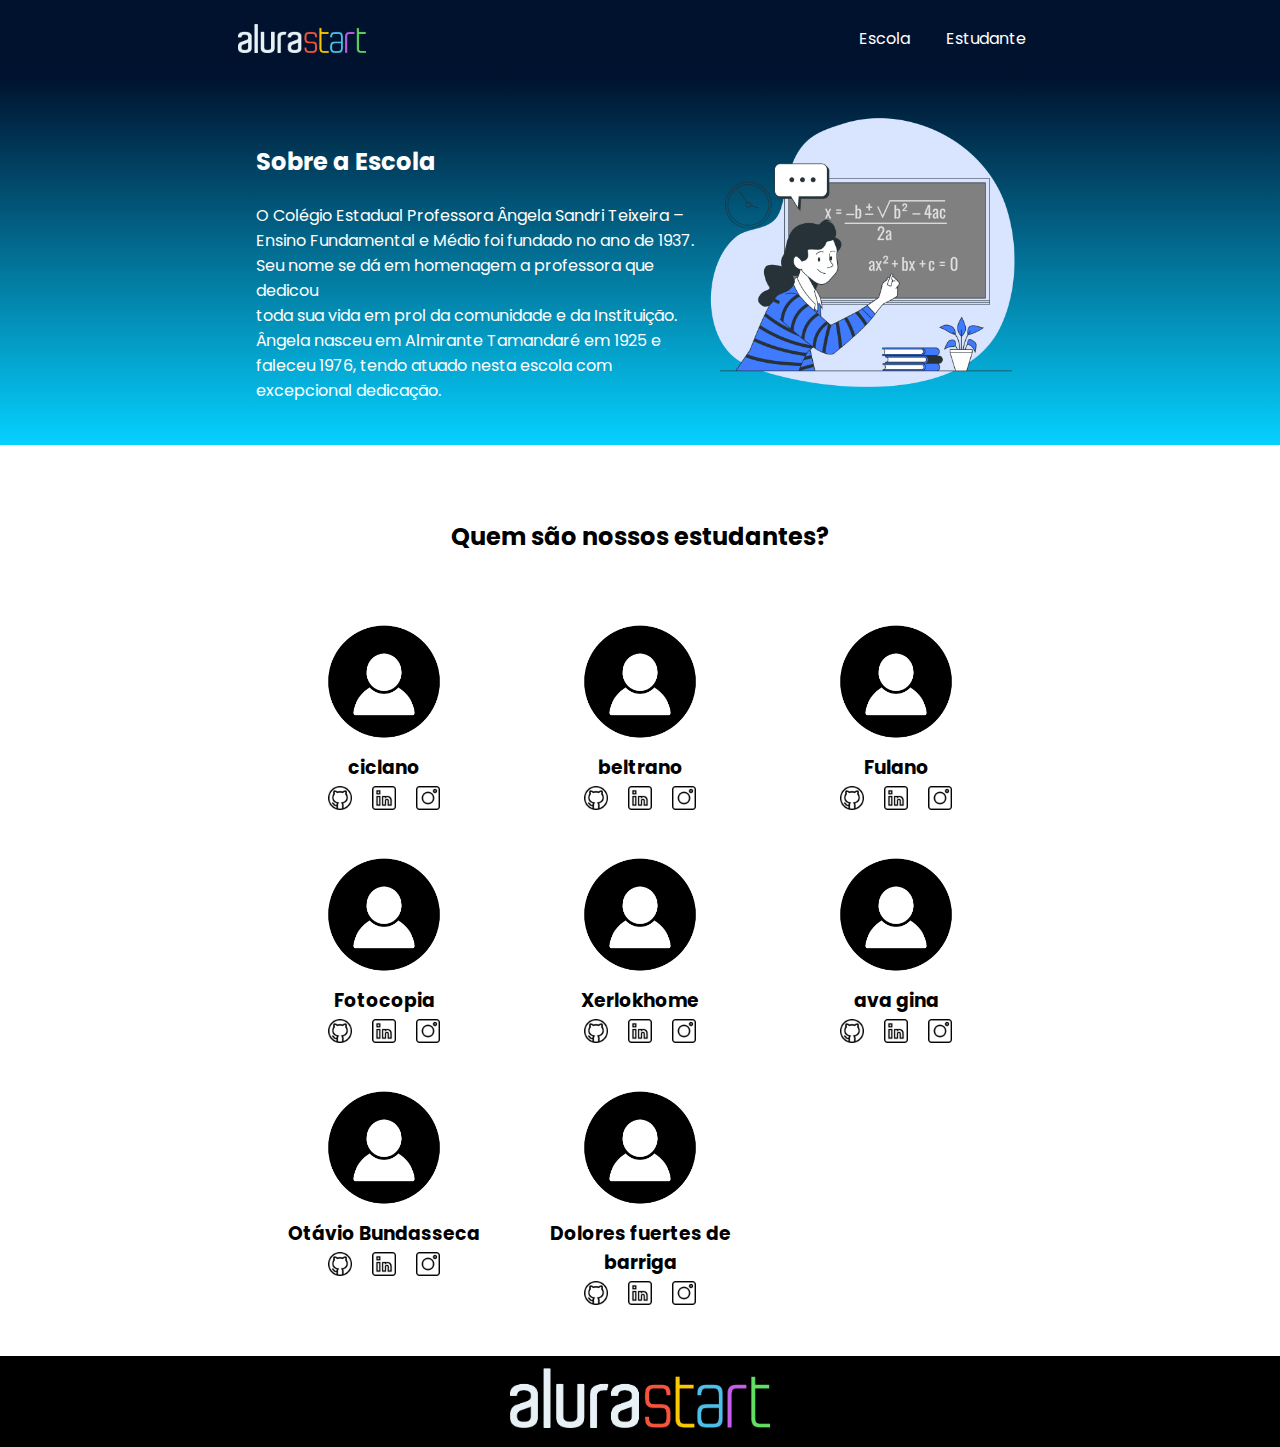
<file: index.html>
<!DOCTYPE html>
<html lang="en">
<head>
    <meta charset="UTF-8">
    <meta http-equiv="X-UA-Compatible" content="IE=edge">
    <meta name="viewport" content="width=device-width, initial-scale=1.0">
    <title>Equipe Alura Start</title>
    <link rel="stylesheet" href="style.css">
    <link rel="preconnect" href="https://fonts.googleapis.com">
    <link rel="preconnect" href="https://fonts.gstatic.com" crossorigin>
    <link href="https://fonts.googleapis.com/css2?family=Poppins&display=swap" rel="stylesheet">
</head>
<body>
    <header class="cabecalho">
        <img class="cabecalho-imagem" src="alurastart logo.png" alt="logo da alura start">
        <ul class="cabecalho-lista">
            <li class="cabecalho-lista-item">Escola</li>
            <li class="cabecalho-lista-item">Estudante</li>
        </ul>
    </header>
    <section class="escola">
        <div class="escola-div-conteudo">
            <h2 class="escola-titulo">Sobre a Escola</h2>
            <p class="escola-texto-um">O Colégio Estadual Professora Ângela Sandri Teixeira – Ensino Fundamental e Médio foi fundado no ano de 1937. Seu nome se dá em homenagem a professora que dedicou </p>
            <p class="escola-texto-dois"></p>toda sua vida em prol da comunidade e da Instituição. Ângela nasceu em Almirante Tamandaré em 1925 e faleceu 1976, tendo atuado nesta escola com excepcional dedicação.</p>
        </div>
        <img class="escola-imagem" src="Formula-bro.png" alt="imagem que representa uma professora em sala de aula">
    </section>
    <section class="estudante">
        <h2 class="estudante-titulo">Quem são nossos estudantes?</h2>
        <div class="estudante-todos">
        <span></span>
        <div class="estudante-div">
            <img class="estudante-imagem" src="serumaninho.png" alt="foto do ciclano">
            <h3 class="estudante-nome">ciclano</h3>
            <a href="https://github.com"><img class="estudante-icone" src="github.png" alt="icone github"></a>
            <a href="https://linkedin.com"><img class="estudante-icone" src="linkedin.png" alt="icone linkedin"></a>
            <a href="https://instagram.com"><img class="estudante-icone" src="instagram.png" alt="icone instagram"></a>
        </div>
        <div class="estudante-div">
            <img class="estudante-imagem" src="serumaninho.png" alt="foto do beltrano">
            <h3 class="estudante-nome">beltrano</h3>
            <a href="https://github.com"><img class="estudante-icone" src="github.png" alt="icone github"></a>
            <a href="https://www.linkedin.com"><img class="estudante-icone" src="linkedin.png" alt="icone linkedin"></a>
            <a href="https://www.instagram.com"><img class="estudante-icone" src="instagram.png" alt="icone instagram"></a>
        </div>
        <div class="estudante-div">
            <img class="estudante-imagem" src="serumaninho.png" alt="foto do fulano">
            <h3 class="estudante-nome">Fulano</h3>
            <a href="https://github.com"><img class="estudante-icone" src="github.png" alt="icone github"></a>
            <a href="https://www.linkedin.com"><img class="estudante-icone" src="linkedin.png" alt="icone linkedin"></a>
            <a href="https://www.instagram.com"><img class="estudante-icone" src="instagram.png" alt="icone instagram"></a>
        </div>
        <span></span>
        <span></span>
        <div class="estudante-div">
            <img class="estudante-imagem" src="serumaninho.png" alt="foto do fotocopia">
            <h3 class="estudante-nome">Fotocopia</h3>
            <a href="https://github.com"><img class="estudante-icone" src="github.png" alt="icone github"></a>
            <a href="https://www.linkedin.com"><img class="estudante-icone" src="linkedin.png" alt="icone linkedin"></a>
            <a href="https://www.instagram.com"><img class="estudante-icone" src="instagram.png" alt="icone instagram"></a>
        </div>
        <div class="estudante-div">
            <img class="estudante-imagem" src="serumaninho.png" alt="foto do xerlokhome">
            <h3 class="estudante-nome">Xerlokhome</h3>
            <a href="https://github.com"><img class="estudante-icone" src="github.png" alt="icone github"></a>
            <a href="https://www.linkedin.com"><img class="estudante-icone" src="linkedin.png" alt="icone linkedin"></a>
            <a href="https://www.instagram.com"><img class="estudante-icone" src="instagram.png" alt="icone instagram"></a>
        </div>
        <div class="estudante-div">
            <img class="estudante-imagem" src="serumaninho.png" alt="foto da Ava Gina">
            <h3 class="estudante-nome">ava gina</h3>
            <img class="estudante-icone" src="github.png" alt="icone github">
            <a href="https://www.linkedin.com"><img class="estudante-icone" src="linkedin.png" alt="icone linkedin"></a>
            <a href="https://github.com"><img class="estudante-icone" src="instagram.png" alt="icone instagram"></a>
        </div>
        <span></span>
        <span></span>
        <div class="estudante-div">
            <img class="estudante-imagem" src="serumaninho.png" alt="foto do Otávio Bundasseca">
            <h3 class="estudante-nome">Otávio Bundasseca</h3>
            <a href="https://github.com"><img class="estudante-icone" src="github.png" alt="icone github"></a>
            <a href="http://linkedin.com"><img class="estudante-icone" src="linkedin.png" alt="icone linkedin"></a>
            <a href="https://www.instagram.com"><img class="estudante-icone" src="instagram.png" alt="icone instagram"></a>
        </div>
        <div class="estudante-div">
            <img class="estudante-imagem" src="serumaninho.png" alt="foto da Dolores Fuertes de Barriga">
            <h3 class="estudante-nome">Dolores fuertes de barriga</h3>
            <a href="https://github.com"><img class="estudante-icone" src="github.png" alt="icone github"></a>
            <a href="https://www.linkedin.com"><img class="estudante-icone" src="linkedin.png" alt="icone linkedin"></a>
            <a href="https://www.instagram.com"><img class="estudante-icone" src="instagram.png" alt="icone instagram"></a>
        </div>

    </div>
    </section>
    <footer class="rodape">
        <img class="rodape-imagem"src="alurastart logo.png" alt="logo da alura start">
    </footer>
</body>
</html>
</file>
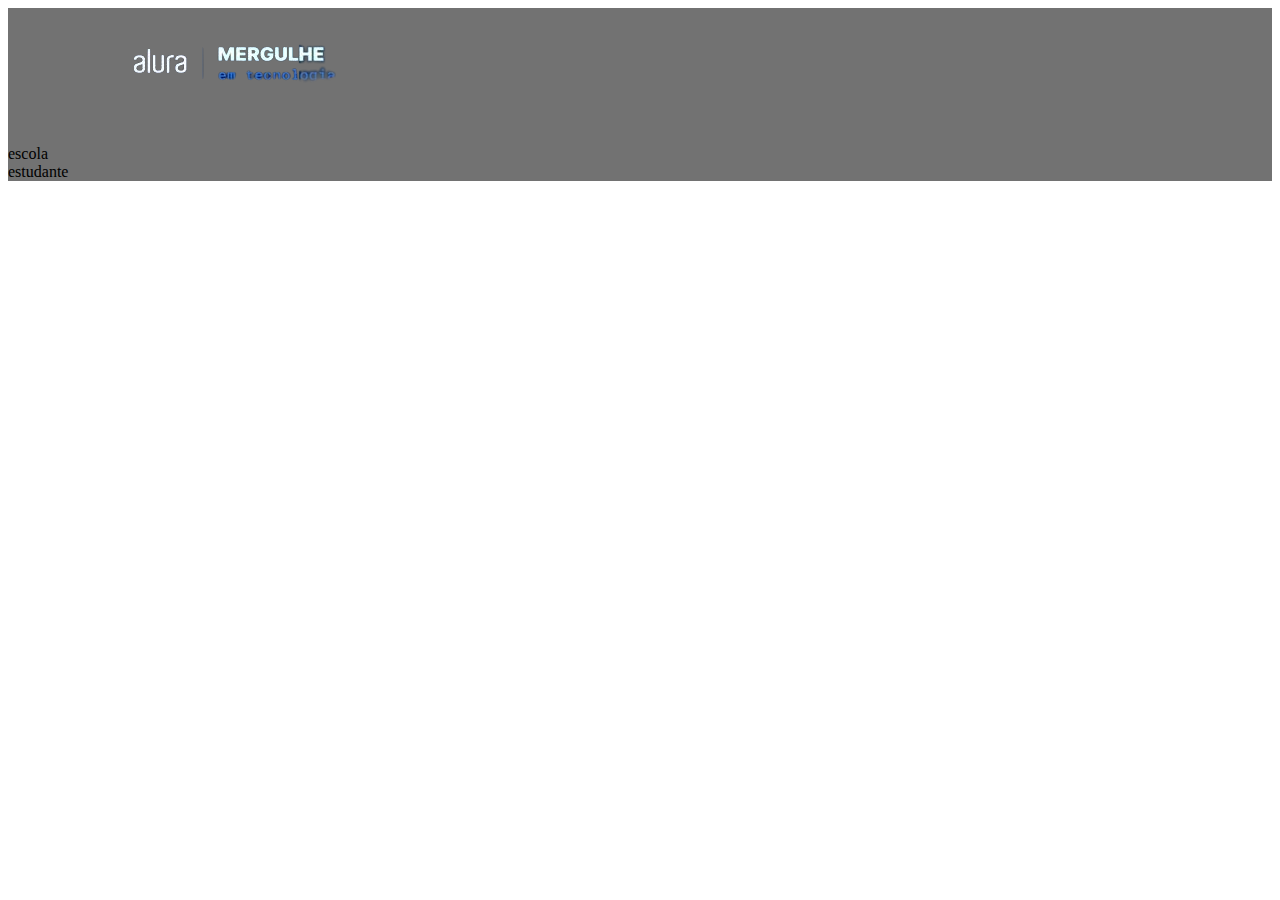
<file: carlos 2c site/index.html>
<!DOCTYPE html>
<!DOCTYPE html>
<html lang="en">
<head>
        <meta charset="UTF-8">
        <meta http-equiv="X-UA-Compatible" content="IE=edge">
        <meta name="viewport" content="width=device-width, initial-scale=1.0">
        <title>C.E.P.A.S.T  (o\_!_/o)</title>
        <link rel="stylesheet" href="style.css">
</head>
<body>
                <header class="cabeçalho">
<img src="arula.png" alt="Alura">
        <H1>
       
        </H1>
        <li>escola</li>
        <li>estudante</li>
                </header>
   </body>
</html>
</file>
<file: style.css>
*{
    margin: 0;
    padding: 0;
}
body {
    font-family: 'Poppins', sans-serif;
}
.cabecalho {
    background-color: #00122e;
    color: white;
    display: flex;
    justify-content: space-around;
    align-items: center;
    padding: 24px 0;
}

.cabecalho-imagem{
    width: 10%;
}

.cabecalho-lista-item{
    display: inline-block;
    margin: 0 16px;
    font-size: 16px;
}

.escola-imagem{
    width: 25%;
}

.escola{
    background-image: linear-gradient(#00122e,#05d1ff);
    color:white;
    display: flex;
    justify-content: center;
    align-items: center;
    padding: 24px 0;
}

.escola-div-conteudo{
    width: 35%;
}


.escola-titulo{
    padding: 24px 0;
}

.estudante{
    padding: 24px 0;
}
.estudante-imagem{
    width: 120px;
}

.estudante-icone{
    width: 24px;
    padding: 4px 8px;
}

.estudante-div{
    text-align: center;
    padding: 16px 0;
}

.estudante-titulo{
    text-align: center;
    padding: 50px 0;
}

.estudante-todos{
    display: grid;
    grid-template-columns: 20% 20% 20% 20% 20%;
}

.rodape{
    background-color: black;
    text-align: center;
}

.rodape-imagem{
    height: 60px;
    padding: 12px 0;
   
}
</file>
<file: carlos 2c site/style.css>
.cabeçalho{
background-color: #727272;
}
.imagem_alura{
    width: 25;
}
</file>
